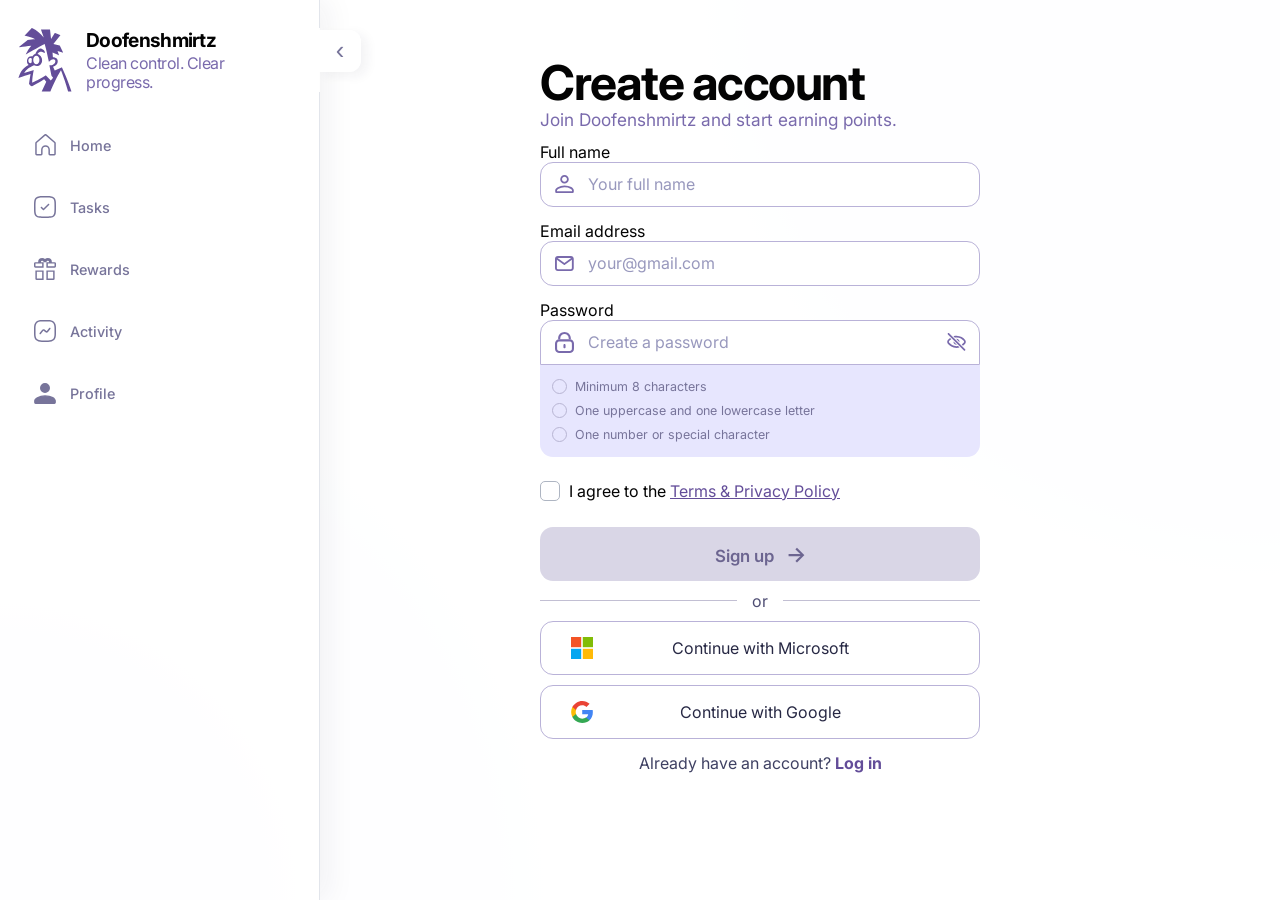
<file: frontend/register.html>
<!DOCTYPE html>
<html lang="en">
<head>
    <meta charset="UTF-8">
    <meta name="viewport" content="width=device-width, initial-scale=1.0">
    <title>Sign up | Doofenshmirtz</title>
    <link rel="shortcut icon" href="./assets/favicon-bg.svg" type="image/x-icon">
    <link rel="stylesheet" href="./css/base/common.css">
    <link rel="stylesheet" href="./css/base/colors.css">
    <link rel="stylesheet" href="./css/base/font.css">
    <link rel="stylesheet" href="./css/base/icon.css">
    <link rel="stylesheet" href="./css/base/brand.css">
    <link rel="stylesheet" href="./css/components/nav.css">
    <link rel="stylesheet" href="./css/auth/layout.css">
    <link rel="stylesheet" href="./css/auth/form.css">
    <link rel="stylesheet" href="./css/auth/feedback.css">
    <link rel="stylesheet" href="./css/auth/modals.css">
    <link rel="stylesheet" href="./css/auth/animations.css">
    <link rel="stylesheet" href="./css/auth/register.css">
</head>
<body class="auth-page is-loading">
    <div class="page-loader" role="status" aria-label="Page loading">
        <img class="page-loader__logo" src="./assets/favicon.svg" alt="">
    </div>
    <main class="auth-card register-card">
        <a href="./index.html" class="brand">
            <img
                class="brand-icon"
                src="./assets/favicon.svg"
                alt=""
            >
            <span class="brand__title-container">
                <span class="brand__title-bold">Doofenshmirtz</span>
                <span class="brand__title-description">Clean control. Clear progress.</span>
            </span>
        </a>
        <figure class="auth-poster">
            <img src="./assets/images/poster.png" alt="">
        </figure>
        <section class="auth-content">

            <h1>Create account</h1>
            <p class="auth-intro">Join Doofenshmirtz and start earning points.</p>
            <form
                id="register-form"
                class="auth-form"
                novalidate
            >
                <div class="field-group">
                    <label for="register-name">Full name</label>
                    <div class="field-input-wrap">
                        <p class="field-error" id="register-name-error" role="alert"></p>
                        <div class="input-container">
                            <span
                                class="icon icon-profile-thick input-icon"
                                aria-hidden="true"
                            ></span>
                            <input
                                placeholder="Your full name"
                                type="text"
                                name="fullName"
                                id="register-name"
                                autocomplete="name"
                                required
                            >
                        </div>
                    </div>
                </div>
                <div class="field-group">
                    <label for="register-email">Email address</label>
                    <div class="field-input-wrap">
                        <p class="field-error" id="register-email-error" role="alert"></p>
                        <div class="input-container">
                            <span
                                class="icon icon-mail input-icon"
                                aria-hidden="true"
                            ></span>
                            <input
                                placeholder="your@gmail.com"
                                type="email"
                                name="email"
                                id="register-email"
                                autocomplete="email"
                                required
                            >
                        </div>
                    </div>
                </div>
                <div class="field-group register-password-group">
                    <label for="register-password">Password</label>
                    <div class="field-input-wrap">
                        <p class="field-error" id="register-password-error" role="alert"></p>
                        <div class="input-container password-input">
                            <span
                                class="password-lock"
                                aria-hidden="true"
                            ></span>
                            <input
                                placeholder="Create a password"
                                type="password"
                                name="password"
                                id="register-password"
                                autocomplete="new-password"
                                required
                            >
                            <button
                                class="password-toggle"
                                type="button"
                                aria-label="Show password"
                                data-password-toggle="register-password"
                            >
                                <span
                                    class="icon icon-eye-hidden"
                                    aria-hidden="true"
                                ></span>
                            </button>
                        </div>
                        <div class="password-requirements" aria-live="polite">
                            <div class="password-requirement" data-requirement="length">
                                <span class="requirement-check" aria-hidden="true"></span>
                                <span>Minimum 8 characters</span>
                            </div>
                            <div class="password-requirement" data-requirement="case">
                                <span class="requirement-check" aria-hidden="true"></span>
                                <span>One uppercase and one lowercase letter</span>
                            </div>
                            <div class="password-requirement" data-requirement="number-special">
                                <span class="requirement-check" aria-hidden="true"></span>
                                <span>One number or special character</span>
                            </div>
                        </div>
                    </div>
                </div>
                <div class="field-group terms-field-group">
                    <label class="checkbox-container" for="terms">
                        <input
                            type="checkbox"
                            id="terms"
                            required
                        >
                        <span
                            class="checkbox-mark"
                            aria-hidden="true"
                        ></span>
                        <span>
                            I agree to the
                            <a href="#terms">Terms &amp; Privacy Policy</a>
                        </span>
                    </label>
                    <p class="field-error" id="terms-error" role="alert"></p>
                </div>
                <button
                    class="primary-button"
                    type="submit"
                >
                    Sign up <span>→</span>
                </button>
            </form>
            <div class="separator">
                <span>or</span>
            </div>
            <button
                class="social-button"
                type="button"
                data-social="Microsoft"
            >
                <span
                    class="icon icon-microsoft social-icon"
                    aria-hidden="true"
                ></span>
                Continue with Microsoft
            </button>
            <button
                class="social-button"
                type="button"
                data-social="Google"
            >
                <span
                    class="icon icon-google social-icon"
                    aria-hidden="true"
                ></span>
                Continue with Google
            </button>
            <p class="auth-footer">Already have an account? <a href="./login.html">Log in</a></p>
        </section>
    </main>
    <div
        class="service-modal"
        id="service-modal"
        hidden
        role="dialog"
        aria-modal="true"
        aria-labelledby="service-title"
    >
        <div class="modal-panel">
            <div class="error-symbol-area">
                <span class="error-symbol" aria-hidden="true">
                    <span class="error-symbol__pulse"></span>
                    <span class="error-symbol__ray-wrap error-symbol__ray-wrap--top-left">
                        <span class="error-symbol__ray"></span>
                    </span>
                    <span class="error-symbol__ray-wrap error-symbol__ray-wrap--top-right">
                        <span class="error-symbol__ray"></span>
                    </span>
                    <span class="error-symbol__ray-wrap error-symbol__ray-wrap--bottom-left">
                        <span class="error-symbol__ray"></span>
                    </span>
                    <span class="error-symbol__ray-wrap error-symbol__ray-wrap--bottom-right">
                        <span class="error-symbol__ray"></span>
                    </span>
                    <span class="error-symbol__mask"></span>
                    <span class="icon icon-exclamation error-symbol__icon"></span>
                </span>
            </div>
            <h2 id="service-title">Services not connected</h2>
            <p>Google and Microsoft sign-in are not connected yet. For now, use your email address and password, or try again later.</p>
            <div class="service-provider-row" aria-hidden="true">
                <span class="service-provider-card"><span class="icon icon-google"></span></span>
                <span class="icon icon-link-break service-link-break"></span>
                <span class="service-provider-card"><span class="icon icon-microsoft"></span></span>
            </div>
            <button
                class="primary-button"
                type="button"
                data-modal-close
            >
                Understood
            </button>
        </div>
    </div>
    <div
        class="server-error-modal"
        id="server-error-modal"
        hidden
        role="dialog"
        aria-modal="true"
        aria-labelledby="server-error-title"
    >
        <div class="server-error-modal__panel">
            <div class="error-symbol-area">
                <span class="error-symbol" aria-hidden="true">
                    <span class="error-symbol__pulse"></span>
                    <span class="error-symbol__ray-wrap error-symbol__ray-wrap--top-left">
                        <span class="error-symbol__ray"></span>
                    </span>
                    <span class="error-symbol__ray-wrap error-symbol__ray-wrap--top-right">
                        <span class="error-symbol__ray"></span>
                    </span>
                    <span class="error-symbol__ray-wrap error-symbol__ray-wrap--bottom-left">
                        <span class="error-symbol__ray"></span>
                    </span>
                    <span class="error-symbol__ray-wrap error-symbol__ray-wrap--bottom-right">
                        <span class="error-symbol__ray"></span>
                    </span>
                    <span class="error-symbol__mask"></span>
                    <span class="icon icon-exclamation error-symbol__icon"></span>
                </span>
            </div>
            <h2 id="server-error-title">Connection failed</h2>
            <p>Something went wrong while connecting to the server. Please try again later.</p>
            <button
                class="primary-button"
                type="button"
                data-server-error-close
            >
                Understood
            </button>
        </div>
    </div>
    <div
        class="service-modal success-modal"
        id="success-modal"
        hidden
        role="dialog"
        aria-modal="true"
        aria-labelledby="success-title"
    >
        <div class="modal-panel">
            <div class="error-symbol-area">
                <span class="error-symbol" aria-hidden="true">
                    <span class="error-symbol__pulse"></span>
                    <span class="error-symbol__ray-wrap error-symbol__ray-wrap--top-left">
                        <span class="error-symbol__ray"></span>
                    </span>
                    <span class="error-symbol__ray-wrap error-symbol__ray-wrap--top-right">
                        <span class="error-symbol__ray"></span>
                    </span>
                    <span class="error-symbol__ray-wrap error-symbol__ray-wrap--bottom-left">
                        <span class="error-symbol__ray"></span>
                    </span>
                    <span class="error-symbol__ray-wrap error-symbol__ray-wrap--bottom-right">
                        <span class="error-symbol__ray"></span>
                    </span>
                    <span class="error-symbol__mask"></span>
                    <span class="icon icon-check error-symbol__icon"></span>
                </span>
            </div>
            <h2 id="success-title">Account created</h2>
            <p>Your account has been created successfully.</p>
            <button
                class="primary-button"
                type="button"
                data-success-close
            >
                Go to login
            </button>
        </div>
    </div>
    <nav>
        <a href="./index.html">
            <span class="icon icon-home"></span>
            Home
        </a>
        <a href="./tasks.html">
            <span class="icon icon-tasks"></span>
            Tasks
        </a>
        <a href="./store.html">
            <span class="icon icon-present"></span>
            Rewards
        </a>
        <a href="./activity.html">
            <span class="icon icon-activity"></span>
            Activity
        </a>
        <a href="./profile.html">
            <span class="icon icon-profile-bg"></span>
            Profile
        </a>
    </nav>
    <script type="module" src="./js/components/loader.js"></script>
    <script type="module" src="./js/components/nav.js"></script>
    <script type="module" src="./js/pages/auth/register.js"></script>
</body>
</html>
</file>
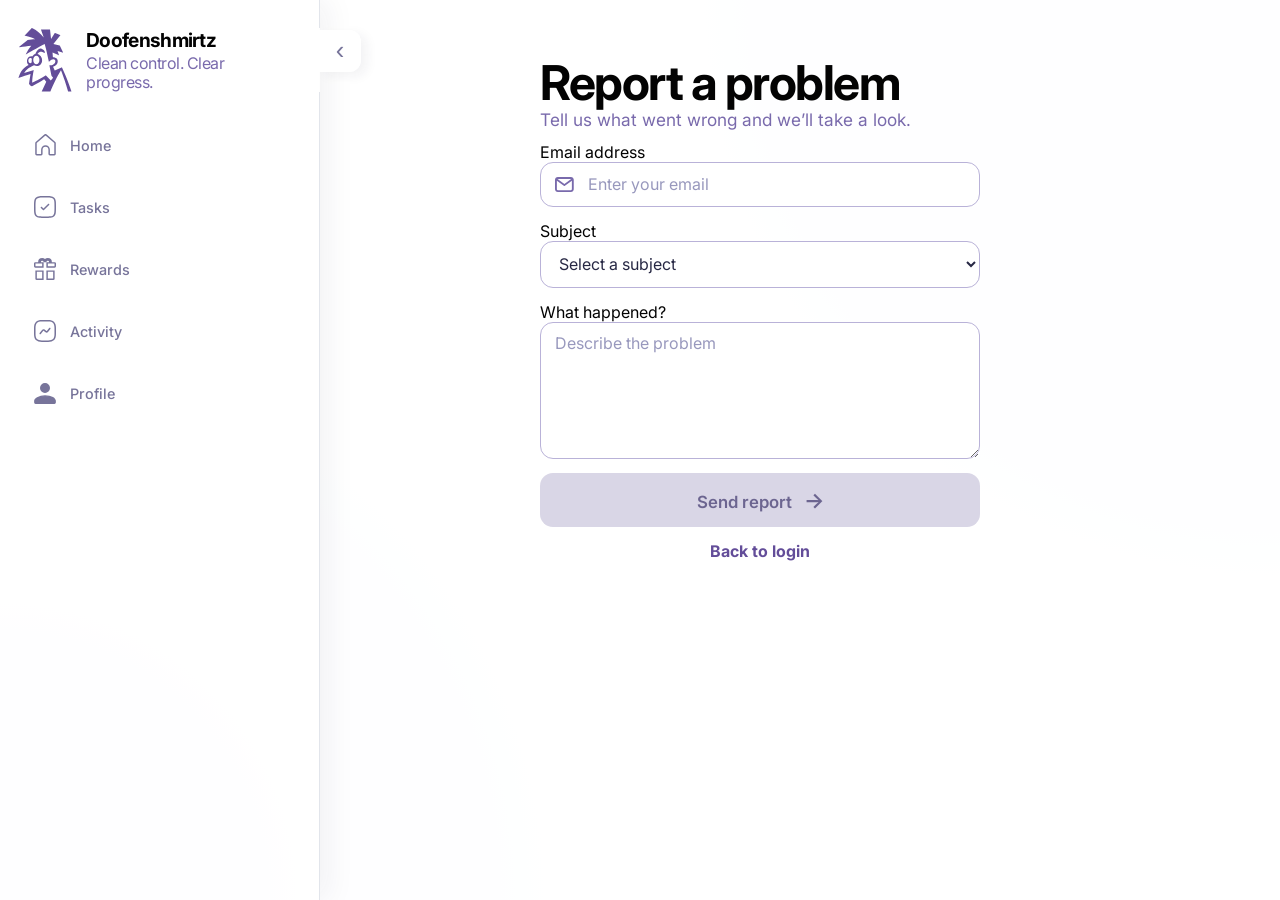
<file: frontend/report.html>
<!DOCTYPE html>
<html lang="en">
<head>
    <meta charset="UTF-8">
    <meta name="viewport" content="width=device-width, initial-scale=1.0">
    <title>Report a problem | Doofenshmirtz</title>
    <link rel="shortcut icon" href="./assets/favicon-bg.svg" type="image/x-icon">
    <link rel="stylesheet" href="./css/base/common.css">
    <link rel="stylesheet" href="./css/base/colors.css">
    <link rel="stylesheet" href="./css/base/font.css">
    <link rel="stylesheet" href="./css/base/icon.css">
    <link rel="stylesheet" href="./css/base/brand.css">
    <link rel="stylesheet" href="./css/components/nav.css">
    <link rel="stylesheet" href="./css/auth/layout.css">
    <link rel="stylesheet" href="./css/auth/form.css">
    <link rel="stylesheet" href="./css/auth/feedback.css">
    <link rel="stylesheet" href="./css/auth/modals.css">
    <link rel="stylesheet" href="./css/auth/animations.css">
</head>
<body class="auth-page report-page is-loading">
    <div class="page-loader" role="status" aria-label="Page loading">
        <img class="page-loader__logo" src="./assets/favicon.svg" alt="">
    </div>

    <main class="auth-card">
        <a href="./index.html" class="brand">
            <img class="brand-icon" src="./assets/favicon.svg" alt="">
            <span class="brand__title-container">
                <span class="brand__title-bold">Doofenshmirtz</span>
                <span class="brand__title-description">Clean control. Clear progress.</span>
            </span>
        </a>

        <section class="auth-content">
            <h1>Report a problem</h1>
            <p class="auth-intro">Tell us what went wrong and we’ll take a look.</p>

            <form class="auth-form" id="report-form" novalidate>
                <div class="field-group">
                    <label for="report-email">Email address</label>
                    <div class="field-input-wrap">
                        <p class="field-error" id="report-email-error" role="alert"></p>
                        <div class="input-container">
                            <span class="icon icon-mail input-icon" aria-hidden="true"></span>
                            <input
                                type="email"
                                id="report-email"
                                name="email"
                                placeholder="Enter your email"
                                autocomplete="email"
                                required
                            >
                        </div>
                    </div>
                </div>

                <div class="field-group">
                    <label for="report-subject">Subject</label>
                    <div class="field-input-wrap">
                        <p class="field-error" id="report-subject-error" role="alert"></p>
                        <div class="input-container">
                            <select id="report-subject" name="subject" required>
                                <option value="" disabled selected>Select a subject</option>
                                <option value="login">Login</option>
                                <option value="register">Register</option>
                                <option value="other">Other</option>
                            </select>
                        </div>
                    </div>
                </div>

                <div class="field-group">
                    <label for="report-message">What happened?</label>
                    <div class="field-input-wrap">
                        <p class="field-error" id="report-message-error" role="alert"></p>
                        <div class="input-container">
                            <textarea
                                id="report-message"
                                name="message"
                                rows="5"
                                placeholder="Describe the problem"
                                required
                            ></textarea>
                        </div>
                    </div>
                </div>

                <button class="primary-button" type="submit">
                    Send report <span>→</span>
                </button>
            </form>

            <p class="auth-footer"><a href="./login.html">Back to login</a></p>
        </section>
    </main>

    <div
        class="service-modal success-modal report-success-modal"
        id="report-success-modal"
        hidden
        role="dialog"
        aria-modal="true"
        aria-labelledby="report-success-title"
    >
        <div class="modal-panel">
            <div class="error-symbol-area">
                <span class="error-symbol" aria-hidden="true">
                    <span class="error-symbol__pulse"></span>
                    <span class="error-symbol__ray-wrap error-symbol__ray-wrap--top-left"><span class="error-symbol__ray"></span></span>
                    <span class="error-symbol__ray-wrap error-symbol__ray-wrap--top-right"><span class="error-symbol__ray"></span></span>
                    <span class="error-symbol__ray-wrap error-symbol__ray-wrap--bottom-left"><span class="error-symbol__ray"></span></span>
                    <span class="error-symbol__ray-wrap error-symbol__ray-wrap--bottom-right"><span class="error-symbol__ray"></span></span>
                    <span class="error-symbol__mask"></span>
                    <span id="report-success-icon" class="icon icon-check error-symbol__icon"></span>
                </span>
            </div>
            <h2 id="report-success-title">Report sent</h2>
            <p>Thank you for your report. We'll take a look at the problem.</p>
            <button class="primary-button" type="button" data-report-success-close>
                Continue
            </button>
        </div>
    </div>

    <nav>
        <a href="./index.html">
            <span class="icon icon-home"></span>
            Home
        </a>
        <a href="./tasks.html">
            <span class="icon icon-tasks"></span>
            Tasks
        </a>
        <a href="./store.html">
            <span class="icon icon-present"></span>
            Rewards
        </a>
        <a href="./activity.html">
            <span class="icon icon-activity"></span>
            Activity
        </a>
        <a href="./profile.html">
            <span class="icon icon-profile-bg"></span>
            Profile
        </a>
    </nav>

    <script type="module" src="./js/components/loader.js"></script>
    <script type="module" src="./js/components/nav.js"></script>
    <script type="module" src="./js/pages/report.js"></script>
</body>
</html>
</file>
<file: frontend/css/base/common.css>
* {
    box-sizing: border-box;
    padding: 0;
    margin: 0;
}

body {
    min-height: 100svh;
    overflow-x: hidden;
    overflow-y: auto;
    background-color: var(--color-surface);
    color: var(--color-text-primary);
}

body.is-loading {
    overflow: hidden;
}

.page-loader {
    position: fixed;
    z-index: 1000;
    inset: 0;
    display: grid;
    place-items: center;
    background: var(--color-surface);
    opacity: 1;
    visibility: visible;
    transition: opacity 420ms ease, visibility 420ms ease;
}

.page-loader__logo {
    width: clamp(96px, 14vw, 150px);
    height: auto;
    animation: loaderPulse 1.25s ease-in-out infinite;
}

.page-loader.is-hidden {
    opacity: 0;
    visibility: hidden;
    pointer-events: none;
}

@keyframes loaderPulse {
    0%, 100% {
        opacity: 0.58;
        transform: scale(0.94);
    }

    50% {
        opacity: 1;
        transform: scale(1);
    }
}

@media (prefers-reduced-motion: reduce) {
    .page-loader__logo {
        animation: none;
    }

    .page-loader {
        transition-duration: 1ms;
    }
}
</file>
<file: frontend/css/base/colors.css>
:root {
    --sidebar-width: clamp(280px, 24vw, 400px);
    --sidebar-collapsed-width: 76px;
    --color-brand-primary: #796AAC;
    --color-brand-dark: #634D99;
    --color-brand-light: #E7E6FE;
    --color-accent-mint: #82F5C6;
    --color-text-primary: #030303;
    --color-text-secondary: #50525B;
    --color-text-muted: #77749A;
    --color-text-purple: #272844;
    --color-background: #F8FAFF;
    --color-surface: #FFFFFF;
    --color-border: #E2E5EB;
    --color-border-purple: #B9B2D8;
    --color-error: #9C0006;
    --color-error-light: #FFC7CE;
    --color-error-surface: #FFF4F5;
    --color-disabled-background: #D9D6E6;
    --color-disabled-text: #6C6590;
}
</file>
<file: frontend/css/base/font.css>
@import url('https://fonts.googleapis.com/css2?family=Inter:opsz,wght@14..32,100..900&display=swap');

:root {
  --font-thin: 100;
  --font-light: 300;
  --font-regular: 400;
  --font-medium: 500;
  --font-semibold: 600;
  --font-bold: 700;
  --font-black: 900;
}

body {
  font-family: "Inter", sans-serif;
  font-optical-sizing: auto;
  font-weight: var(--font-regular);
}
</file>
<file: frontend/css/base/icon.css>
.icon {
    display: inline-block;
    flex-shrink: 0;

    background-color: currentColor;

    mask-size: contain;
    mask-position: center;
    mask-repeat: no-repeat;

    -webkit-mask-size: contain;
    -webkit-mask-position: center;
    -webkit-mask-repeat: no-repeat;
}
.icon-home {
    mask-image: url('../../assets/icons/home.svg');
    -webkit-mask-image: url('../../assets/icons/home.svg');
}
.icon-home-bg {
    mask-image: url('../../assets/icons/home-bg.svg');
    -webkit-mask-image: url('../../assets/icons/home-bg.svg');
}

.icon-tasks {
    mask-image: url('../../assets/icons/tasks.svg');
    -webkit-mask-image: url('../../assets/icons/tasks.svg');
}

.icon-tasks-bg {
    mask-image: url('../../assets/icons/tasks-bg.svg');
    -webkit-mask-image: url('../../assets/icons/tasks-bg.svg');
}

.icon-present {
    mask-image: url('../../assets/icons/present.svg');
    -webkit-mask-image: url('../../assets/icons/present.svg');
}

.icon-present-bg {
    mask-image: url('../../assets/icons/present-bg.svg');
    -webkit-mask-image: url('../../assets/icons/present-bg.svg');
}

.icon-activity {
    mask-image: url('../../assets/icons/activity.svg');
    -webkit-mask-image: url('../../assets/icons/activity.svg');
}

.icon-activity-bg {
    mask-image: url('../../assets/icons/activity-bg.svg');
    -webkit-mask-image: url('../../assets/icons/activity-bg.svg');
}

.icon-profile-thick {
    mask-image: url('../../assets/icons/profile-thick.svg');
    -webkit-mask-image: url('../../assets/icons/profile-thick.svg');
}

.icon-profile {
    mask-image: url('../../assets/icons/profile.svg');
    -webkit-mask-image: url('../../assets/icons/profile.svg');
}

.icon-profile-bg {
    mask-image: url('../../assets/icons/profile-bg.svg');
    -webkit-mask-image: url('../../assets/icons/profile-bg.svg');
}

.icon-mail {
    mask-image: url('../../assets/icons/mail.svg');
    -webkit-mask-image: url('../../assets/icons/mail.svg');
}

.icon-eye-hidden {
    mask-image: url('../../assets/icons/eye-hidden.svg');
    -webkit-mask-image: url('../../assets/icons/eye-hidden.svg');
}

.icon-eye-show {
    mask-image: url('../../assets/icons/eye-show.svg');
    -webkit-mask-image: url('../../assets/icons/eye-show.svg');
}

.icon-google {
    width: 22px;
    height: 22px;
    background-color: transparent;
    background-image: url('../../assets/logos/google.svg');
    background-position: center;
    background-repeat: no-repeat;
    background-size: contain;
    mask-image: none;
    -webkit-mask-image: none;
}

.icon-microsoft {
    width: 22px;
    height: 22px;
    background-color: transparent;
    background-image: url('../../assets/logos/microsoft.svg');
    background-position: center;
    background-repeat: no-repeat;
    background-size: contain;
    mask-image: none;
    -webkit-mask-image: none;
}

.icon-exclamation {
    mask-image: url('../../assets/icons/exclamation.svg');
    -webkit-mask-image: url('../../assets/icons/exclamation.svg');
}

.icon-check {
    mask-image: url('../../assets/icons/check.svg');
    -webkit-mask-image: url('../../assets/icons/check.svg');
}

.icon-time {
    mask-image: url('../../assets/icons/time.svg');
    -webkit-mask-image: url('../../assets/icons/time.svg');
}

.icon-link-break {
    mask-image: url('../../assets/icons/link-break.svg');
    -webkit-mask-image: url('../../assets/icons/link-break.svg');
}
</file>
<file: frontend/css/base/brand.css>
.brand {
    width: 100%;
    padding-bottom: 5px;

    align-items: center;
    justify-content: center;
    display: flex;
    gap: 14px;

    text-decoration: none;
    color: var(--color-text-primary);
}

.brand-icon {
    width: 64px;
    height: 64px;
}

.brand__title-container {
    margin: 0;

    display: flex;
    flex-direction: column;

    line-height: 1.15;
}

.brand__title-bold {
    font-size: 1.2rem;
    font-weight: var(--font-bold);
    letter-spacing: -0.7px;
}

.brand__title-description {
    margin-top: 3px;

    font-size: 1rem;
    font-weight: var(--font-regular);
    letter-spacing: -0.5px;

    color: var(--color-brand-primary);
}
</file>
<file: frontend/css/components/nav.css>
nav {
    width: 100%;
    height: 78px;
    padding: 
        8px 
        max(10px, env(safe-area-inset-right)) 
        max(8px, env(safe-area-inset-bottom)) 
        max(10px, env(safe-area-inset-left));
    position: fixed;
    z-index: 100;
    left: 0;
    bottom: 0;
    display: flex;
    align-items: center;
    justify-content: space-around;
    border-top: 1px solid var(--color-border);
    background-color: rgba(255, 255, 255, 0.96);
    box-shadow: 0 -8px 24px rgba(39, 40, 68, 0.06);
    backdrop-filter: blur(14px);
    z-index: 3;
}
nav > a {
    position: relative;
    min-width: 58px;
    min-height: 58px;
    padding: 8px 10px;
    display: flex;
    flex: 1;
    flex-direction: column;
    align-items: center;
    justify-content: center;
    gap: 5px;
    text-decoration: none;
    font-size: 0.7rem;
    font-weight: var(--font-medium);
    color: var(--color-text-muted);
    border-radius: 14px;
    transition: color 180ms ease, background-color 180ms ease, transform 180ms ease;
}
nav > a > .icon {
    width: 26px;
    height: 26px;
    background-color: currentColor;
    transition: transform 180ms ease;
}

nav > a:hover {
    color: var(--color-brand-dark);
    background-color: var(--color-brand-light);
    transform: translateY(-2px);
}

nav > a:hover > .icon {
    transform: scale(1.08);
}

nav > a:has(> .current) {
    color: var(--color-brand-primary);
    background-color: var(--color-brand-light);
}

nav > a:has(> .current)::after {
    content: '';
    position: absolute;
    background-color: var(--color-brand-primary);
}

.sidebar-toggle {
    display: none;
}

@media (min-width: 900px) {
    body:not(.auth-page),
    body.auth-page {
        padding-left: var(--sidebar-width);
        transition: padding-left 240ms cubic-bezier(0.22, 1, 0.36, 1);
    }

    body:not(.auth-page) > .brand,
    body.auth-page > .auth-card > .brand {
        position: fixed;
        z-index: 13;
        top: 28px;
        left: 0;
        width: var(--sidebar-width);
        background-color: rgba(255, 255, 255, 0.96);
        padding: 0 58px 0 18px;
        justify-content: flex-start;
    }

    nav {
        top: 0;
        bottom: auto;
        left: 0;
        width: var(--sidebar-width);
        height: 100svh;
        padding: 118px 18px 24px;
        flex-direction: column;
        justify-content: flex-start;
        align-items: stretch;
        gap: 8px;
        border-top: 0;
        border-right: 1px solid var(--color-border);
        background: rgba(255, 255, 255, 0.96);
        backdrop-filter: none;
        box-shadow: 8px 0 28px rgba(39, 40, 68, 0.06);
        z-index: 12;
        transition: width 240ms cubic-bezier(0.22, 1, 0.36, 1);
    }

    nav > a {
        flex: 0 0 auto;
        min-width: 0;
        min-height: 54px;
        padding: 12px 16px;
        flex-direction: row;
        justify-content: flex-start;
        gap: 14px;
        font-size: 0.9rem;
        border-radius: 14px;
    }

    nav > a > .icon {
        width: 22px;
        height: 22px;
    }

    nav > a:has(> .current)::after {
        top: 12px;
        right: 0;
        bottom: 12px;
        width: 3px;
        border-radius: 3px 0 0 3px;
    }

    body.sidebar-collapsed nav {
        width: var(--sidebar-width);
        padding-right: 10px;
        padding-left: 10px;
    }

    body.sidebar-collapsed nav > a {
        justify-content: center;
        padding-right: 10px;
        padding-left: 10px;
    }

    body.sidebar-collapsed nav > a {
        font-size: 0;
    }

    .sidebar-toggle,
    .sidebar-resize {
        position: absolute;
        border: 0;
        background: transparent;
    }

    .sidebar-toggle {
        display: inline-flex;
        align-items: center;
        justify-content: center;
        top: 30px;
        left: 100%;
        width: 42px;
        height: 42px;
        border: 0;
        border-radius: 0 12px 12px 0;
        color: var(--color-text-muted);
        cursor: pointer;
        font-size: 1.6rem;
        line-height: 1;
        z-index: 2;
        background-color: rgba(255, 255, 255, 0.96);
        box-shadow: 6px 4px 12px rgba(39, 40, 68, 0.06);
        transform: none;
        transition: color 180ms ease, background-color 180ms ease;
    }

    .sidebar-toggle span {
        display: inline-block;
        transition: transform 240ms cubic-bezier(0.22, 1, 0.36, 1);
    }

    .sidebar-toggle:hover,
    .sidebar-toggle:focus-visible {
        background-color: var(--color-brand-light);
        color: var(--color-brand-dark);
        outline: none;
    }

    .sidebar-resize {
        top: 0;
        right: -5px;
        width: 10px;
        height: 100%;
        cursor: ew-resize;
        touch-action: none;
    }

    .sidebar-resize::after {
        content: '';
        position: absolute;
        top: 50%;
        left: 3px;
        width: 3px;
        height: 42px;
        border-radius: 4px;
        background: var(--color-border-purple);
        opacity: 0;
        transform: translateY(-50%);
        transition: opacity 180ms ease;
    }

    .sidebar-resize:hover::after,
    .sidebar-resizing .sidebar-resize::after {
        opacity: 1;
    }

    body.sidebar-resizing,
    body.sidebar-resizing * {
        cursor: ew-resize !important;
        user-select: none !important;
    }

    body.sidebar-collapsed .sidebar-toggle {
        left: 100%;
    }

    body.sidebar-collapsed .sidebar-toggle span {
        transform: rotate(180deg);
    }

    body.sidebar-collapsed .sidebar-resize {
        display: none;
    }

    body.sidebar-collapsed .brand__title-container {
        display: none;
    }

    body.sidebar-collapsed .brand-icon {
        width: 48px;
        height: 48px;
    }

    body.sidebar-collapsed > .brand,
    body.auth-page.sidebar-collapsed > .auth-card > .brand {
        width: var(--sidebar-width);
        padding-right: 10px;
        padding-left: 10px;
    }

    body:not(.sidebar-collapsed) > .brand .brand__title-container,
    body.auth-page:not(.sidebar-collapsed) > .auth-card > .brand .brand__title-container {
        min-width: 0;
        overflow-wrap: anywhere;
    }
}
</file>
<file: frontend/css/auth/layout.css>
body.auth-page {
    min-height: 100svh;
    background: #f8faff;
    background-image:
        radial-gradient(circle at 100% 0, var(--color-brand-light) 0 18%, transparent 38%),
        radial-gradient(circle at 0 100%, var(--color-brand-light) 0 16%, transparent 36%);
}
.auth-card {
    width: min(100%, 720px);
    min-height: 100svh;
    margin: auto;
    padding: 20px 20px calc(78px + 24px + env(safe-area-inset-bottom));
    position: relative;
    overflow: visible;
    background: #fffffff2;
}
.auth-content h1 {
    margin-top: 10px;
    font-size: clamp(2rem, 8vw, 3rem);
    line-height: 1.05;
    letter-spacing: -1.5px;
}

.auth-poster {
    display: none;
    margin: 0;
}

.auth-poster img {
    display: block;
    width: 100%;
    height: 100%;
    object-fit: cover;
    object-position: center;
    border-radius: 28px;
}

.auth-intro {
    margin-bottom: 10px;
    color: var(--color-brand-primary);
    font-size: 1.08rem;
    line-height: 1.35;
}

.auth-footer {
    margin: 14px 0 0;
    text-align: center;
    color: #3f4163;
}

.auth-footer a {
    color: var(--color-brand-dark);
    font-weight: var(--font-bold);
    text-decoration: none;
}

@media (min-width: 600px) {
    .auth-card {
        min-height: calc(100svh - 48px);
        margin: 24px auto;
        padding: 30px 48px calc(42px + 78px + 24px + env(safe-area-inset-bottom));
        border-radius: 36px;
        box-shadow: 0 20px 70px #6552a226;
    }
}
@media (min-width: 900px) {
    body.auth-page {
        display: flex;
        align-items: flex-start;
        justify-content: center;
        overflow-y: auto;
    }

    body.auth-page .auth-card {
        width: 100%;
        min-height: 100svh;
        height: auto;
        margin: 0;
        padding: 48px;
        display: grid;
        grid-template-columns: minmax(180px, 0.85fr) minmax(300px, 1fr);
        gap: clamp(24px, 4vw, 72px);
        align-items: start;
        justify-content: center;
        border-radius: 0;
        box-shadow: none;
    }

    body.auth-page .auth-card > .brand {
        flex: 0 0 auto;
    }

    body.auth-page .auth-poster {
        display: block;
        grid-column: 1;
        grid-row: 1;
        width: min(100%, 440px);
        height: auto;
        align-self: stretch;
        justify-self: end;
    }

    body.auth-page .auth-content {
        grid-column: 2;
        grid-row: 1;
        width: min(100%, 440px);
        justify-self: start;
    }

}

@media (min-width: 1200px) {
    body.auth-page .auth-card {
        grid-template-columns: minmax(360px, 520px);
        justify-content: center;
    }

    body.auth-page .auth-poster {
        display: none;
    }

    body.auth-page .auth-content {
        grid-column: 1;
        justify-self: stretch;
    }
}
@media (max-width: 380px) {
    .auth-card {
        padding-right: 16px;
        padding-left: 16px;
    }

    .form-bottom {
        align-items: flex-start;
        flex-direction: column;
    }
}
</file>
<file: frontend/css/auth/form.css>
.auth-form {
    display: grid;
    gap: 4px;
}
.field-input-wrap {
    position: relative;
}
.auth-form > label {
    color: #272844;
    font-weight: var(--font-medium);
}

.input-container {
    display: flex;
    align-items: center;
    min-height: 45px;
    margin-bottom: 10px;
    border: 1.5px solid #b9b2d8;
    border-radius: 13px;
    background: #fff;
}

.input-container input {
    min-width: 0;
    width: 100%;
    padding: 10px 0;
    border: 0;
    outline: 0;
    background: transparent;
    color: #272844;
    font: inherit;
}

.input-container input::placeholder {
    color: #9898bd;
}

/* Report controls use the same field container as the email input, but their
   native elements also need to fill and inherit the shared form styling. */
.report-page .input-container select,
.report-page .input-container textarea {
    width: 100%;
    min-width: 0;
    border: 0;
    outline: 0;
    background: transparent;
    color: #272844;
    font: inherit;
}

.report-page .input-container select {
    min-height: 45px;
    padding: 10px 14px;
}

.report-page .input-container textarea {
    min-height: 135px;
    padding: 10px 14px;
    resize: vertical;
}

.report-page .input-container textarea::placeholder {
    color: #9898bd;
}

.input-icon {
    width: 19px;
    height: 19px;
    margin: 0 14px;
    flex: 0 0 auto;
    color: var(--color-brand-primary);
}

.password-input {
    position: relative;
    overflow: visible;
}

.password-lock {
    width: 19px;
    height: 26px;
    margin: 0 14px;
    position: relative;
    z-index: 1;
    flex: 0 0 19px;
    overflow: visible;
    color: var(--color-brand-primary);
}

.password-lock .lock-icon {
    width: 19px;
    height: 23px;
    position: absolute;
    top: 2px;
    left: 0;
    max-width: none;
    overflow: visible;
}

.password-input > input {
    position: relative;
    z-index: 2;
}

.password-toggle {
    width: 44px;
    border: 0;
    background: transparent;
    color: #9898bd;
    font-size: 1.2rem;
    cursor: pointer;
}

.password-input .password-toggle {
    display: grid;
    position: relative;
    z-index: 3;
    place-items: center;
    transform: translateX(-5px);
    color: var(--color-brand-primary);
}

.password-toggle .icon {
    width: 19px;
    height: 19px;
}

.form-bottom {
    display: flex;
    align-items: center;
    justify-content: space-between;
    gap: 10px;
    margin: 2px 0 15px;
    color: #272844;
}

.checkbox-container {
    display: flex;
    align-items: center;
    gap: 9px;
    cursor: pointer;
}

.checkbox-container input {
    width: 20px;
    height: 20px;
    position: absolute;
    opacity: 0;
}

.checkbox-mark {
    display: inline-flex;
    align-items: center;
    justify-content: center;
    width: 20px;
    height: 20px;
    position: relative;
    flex: 0 0 20px;
    border: 1px solid #AEB5C2;
    border-radius: 5px;
    background: var(--color-surface);
    transition: background-color 180ms ease, border-color 180ms ease, transform 180ms ease;
}

.checkbox-mark::after {
    width: 5px;
    height: 9px;
    border-right: 2px solid var(--color-surface);
    border-bottom: 2px solid var(--color-surface);
    content: "";
    opacity: 0;
    transform: translateY(-1px) rotate(45deg) scale(0.6);
    transform-origin: center;
    transition: opacity 120ms ease 40ms, transform 120ms ease 40ms;
}

.checkbox-container input:checked + .checkbox-mark {
    border-color: var(--color-brand-primary);
    background: var(--color-brand-primary);
    animation: checkboxPop 220ms cubic-bezier(0.22, 1, 0.36, 1);
}

.checkbox-container input:checked + .checkbox-mark::after {
    opacity: 1;
    transform: translateY(-1px) rotate(45deg) scale(1);
}

.checkbox-container input:focus-visible + .checkbox-mark {
    outline: 3px solid rgba(121, 106, 172, 0.25);
    outline-offset: 3px;
}

.text-button {
    padding: 0;
    border: 0;
    background: transparent;
    color: var(--color-brand-dark);
    font: inherit;
    text-decoration: underline;
    cursor: pointer;
}

.primary-button {
    width: 100%;
    min-height: 54px;
    border: 0;
    border-radius: 13px;
    background: var(--color-brand-primary);
    color: #fff;
    font: inherit;
    font-weight: var(--font-semibold);
    font-size: 1.05rem;
    cursor: pointer;
}

.primary-button.is-form-invalid {
    background: var(--color-disabled-background);
    color: var(--color-disabled-text);
}

.primary-button span {
    margin-left: 8px;
    font-size: 1.35rem;
}

.separator {
    display: flex;
    align-items: center;
    gap: 15px;
    margin: 10px 0;
    color: #4e4d73;
}

.separator::before,
.separator::after {
    height: 1px;
    flex: 1;
    content: "";
    background: #c2bfd3;
}

.social-button {
    display: flex;
    align-items: center;
    justify-content: center;
    width: 100%;
    min-height: 54px;
    margin: 10px 0;
    position: relative;
    gap: 16px;
    border: 1.5px solid #b9b2d8;
    border-radius: 13px;
    background: #fff;
    color: #272844;
    font: inherit;
    cursor: pointer;
}

.social-button > .social-icon {
    width: 22px;
    height: 22px;
    position: absolute;
    left: 30px;
    color: var(--color-text-primary);
}
</file>
<file: frontend/css/auth/feedback.css>
/* Validation feedback */
.field-error {
    display: none;
    position: absolute;
    right: 0;
    bottom: calc(100% + 8px);
    z-index: 4;
    margin: 0;
    padding: 7px 9px;
    border: 1px solid var(--color-error);
    border-radius: 8px;
    background: var(--color-error-light);
    color: var(--color-error);
    box-shadow: 0 4px 10px rgba(156, 0, 6, 0.12);
    font-size: 0.75rem;
    line-height: 1.2;
    white-space: nowrap;
    pointer-events: none;
}

.field-error--visible {
    display: block;
    animation: fieldTooltipIn 200ms ease-out;
}

.field-error--visible.is-closing {
    animation: fieldTooltipOut 150ms ease-in forwards;
}

.field-error::after {
    position: absolute;
    right: 18px;
    bottom: -6px;
    width: 10px;
    height: 10px;
    border-right: 1px solid var(--color-error);
    border-bottom: 1px solid var(--color-error);
    background: var(--color-error-light);
    content: "";
    transform: rotate(45deg);
}

.terms-field-group .field-error {
    bottom: calc(100% + 6px);
}

.terms-field-group a {
    color: var(--color-brand-dark);
    text-decoration: underline;
}

.input-container--error {
    border-color: var(--color-error);
    background: var(--color-error-surface);
}

.input-container--error .input-icon,
.input-container--error .password-lock,
.input-container--error .password-toggle,
.input-error {
    color: var(--color-error);
}
</file>
<file: frontend/css/auth/modals.css>
/* Modal backdrop and panels */
.service-modal[hidden],
.server-error-modal[hidden] {
    display: none;
}
.service-modal,
.server-error-modal {
    position: fixed;
    inset: 0;
    display: grid;
    place-items: center;
    padding: 20px;
    background: rgba(25, 22, 44, 0.52);
}
.service-modal {
    /* Keep the complete auth overlay above the desktop navigation layer. */
    z-index: 20;
}

.server-error-modal {
    z-index: 21;
}

.modal-panel,
.server-error-modal__panel {
    position: relative;
    width: min(100%, 390px);
    padding: 18px 24px 24px;
    overflow: hidden;
    border-radius: 20px;
    background: var(--color-surface);
    box-shadow: 0 18px 60px #27204a44;
    text-align: center;
}

.service-modal .modal-panel {
    padding: 16px 24px 20px;
}

.modal-panel > *,
.server-error-modal__panel > * {
    position: relative;
    z-index: 1;
}

.modal-panel h2,
.server-error-modal__panel h2 {
    margin: 0 0 12px;
    color: var(--color-brand-dark);
    font-size: 1.35rem;
}

.modal-panel p,
.server-error-modal__panel p {
    color: #50525b;
    line-height: 1.5;
}

.service-modal .modal-panel p,
.server-error-modal__panel p {
    margin: 0 0 22px;
}

.service-provider-row {
    display: flex;
    align-items: center;
    justify-content: center;
    gap: 14px;
    margin: 18px 0 20px;
}

.service-provider-card {
    display: grid;
    width: 52px;
    height: 52px;
    place-items: center;
    border: 1px solid var(--color-border);
    border-radius: 12px;
    background: var(--color-surface);
    box-shadow: 0 4px 12px #6552A214;
}

.service-provider-card .icon {
    width: 26px;
    height: 26px;
}

.service-link-break {
    width: 22px;
    height: 22px;
    color: var(--color-brand-primary);
}

.error-symbol-area {
    display: flex;
    width: 100%;
    height: 62px;
    margin: 0 auto 4px;
    align-items: center;
    justify-content: center;
}

.error-symbol {
    position: relative;
    width: 64px;
    height: 64px;
    overflow: visible;
}

.error-symbol__icon,
.error-symbol__pulse,
.error-symbol__mask,
.error-symbol__ray-wrap {
    position: absolute;
    top: 50%;
    left: 50%;
}

.error-symbol__icon {
    width: 30px;
    height: 30px;
    z-index: 3;
    background-color: var(--color-error);
    transform: translate(-50%, -50%);
}

.service-modal .error-symbol__icon {
    background-color: var(--color-brand-primary);
}

.error-symbol__pulse {
    width: 30px;
    height: 30px;
    z-index: 2;
    border-radius: 50%;
    background: var(--color-error-light);
    opacity: 0;
    transform: translate(-50%, -50%) scale(0);
}

.service-modal .error-symbol__pulse {
    background: var(--color-brand-light);
}

.error-symbol__mask {
    width: 27px;
    height: 27px;
    z-index: 1;
    border-radius: 50%;
    background: var(--color-surface);
    transform: translate(-50%, -50%);
}

.error-symbol__ray-wrap {
    width: 0;
    height: 0;
    z-index: 0;
    transform-origin: 0 0;
}

.error-symbol__ray-wrap--top-left { transform: rotate(225deg); }
.error-symbol__ray-wrap--top-right { transform: rotate(-45deg); }
.error-symbol__ray-wrap--bottom-left { transform: rotate(135deg); }
.error-symbol__ray-wrap--bottom-right { transform: rotate(45deg); }

.error-symbol__ray {
    display: block;
    width: 14px;
    height: 4px;
    border-radius: 999px;
    background: var(--color-error);
    opacity: 0;
    transform: translateX(0);
}

.service-modal .error-symbol__ray {
    background: var(--color-brand-primary);
}

.server-error-modal__panel::before,
.server-error-modal__panel::after,
.modal-panel::before,
.modal-panel::after {
    position: absolute;
    width: 120px;
    height: 120px;
    border-radius: 50%;
    opacity: 0.45;
    pointer-events: none;
    content: "";
}

.server-error-modal__panel::before,
.server-error-modal__panel::after {
    background: var(--color-error-light);
}

.modal-panel::before,
.modal-panel::after {
    background: var(--color-brand-light);
}

.server-error-modal__panel::before,
.modal-panel::before { top: 40px; right: -45px; }
.server-error-modal__panel::after,
.modal-panel::after { bottom: 45px; left: -50px; }

/* Modal button states */
.server-error-modal .primary-button,
.service-modal .primary-button {
    border: 2px solid transparent;
    transition: background-color 160ms ease, color 160ms ease, border-color 160ms ease, box-shadow 160ms ease, transform 160ms ease;
}

.server-error-modal .primary-button:hover,
.server-error-modal .primary-button:focus-visible,
.service-modal .primary-button:hover,
.service-modal .primary-button:focus-visible {
    border-color: var(--color-brand-primary);
    background: transparent;
    color: var(--color-brand-primary);
}

.server-error-modal .primary-button:focus,
.service-modal .primary-button:focus { outline: none; }
.server-error-modal .primary-button:focus-visible,
.service-modal .primary-button:focus-visible { box-shadow: 0 0 0 3px rgba(121, 106, 172, 0.2); }
.server-error-modal .primary-button:active,
.service-modal .primary-button:active { transform: scale(0.98); }
</file>
<file: frontend/css/auth/animations.css>
/* Shared auth animations */
@keyframes checkboxPop {
    0% { 
        transform: scale(1); 
    }
    55% { 
        transform: scale(1.12); 
    }
    100% { 
        transform: scale(1); 
    }
}

@keyframes fieldTooltipIn {
    from { 
        opacity: 0; 
        transform: 
            translateY(5px) 
            scale(0.96); 
    }
    to { 
        opacity: 1; 
        transform: 
            translateY(0) 
            scale(1); 
    }
}

@keyframes fieldTooltipOut {
    from { 
        opacity: 1; 
        transform: 
            translateY(0) 
            scale(1); 
    }
    to { 
        opacity: 0; 
        transform: 
            translateY(3px) 
            scale(0.97); 
    }
}

@keyframes passwordSwitch {
    0% { 
        opacity: 1; 
        filter: blur(0); 
    }
    45%, 55% { 
        opacity: 0.35; 
        filter: blur(2px); 
    }
    100% { 
        opacity: 1; 
        filter: blur(0); 
    }
}

@keyframes modalPopIn {
    0% { 
        transform: scale(0.86); 
        opacity: 0; 
    }
    65% { 
        transform: scale(1.04); 
        opacity: 1; 
    }
    100% { 
        transform: scale(1); 
        opacity: 1; 
    }
}

@keyframes modalPopOut {
    0% { 
        transform: scale(1); 
        opacity: 1; 
    }
    100% { 
        transform: scale(0.88); 
        opacity: 0; 
    }
}

@keyframes errorHeartbeat {
    0%, 20%, 40%, 100% { 
        transform: 
            translate(-50%, -50%) 
            scale(1) 
            rotate(0deg); 
    }
    10% { 
        transform: 
            translate(-50%, -50%) 
            scale(1.16) 
            rotate(-4deg);
        }
    30% { 
        transform:
            translate(-50%, -50%) 
            scale(1.1) 
            rotate(4deg); 
        }
}

@keyframes errorPulseCircle {
    0%, 20%, 40%, 100% { 
        opacity: 0;
        transform: 
            translate(-50%, -50%) 
            scale(0); 
    }
    10% { 
        opacity: 0.65; 
        transform: 
            translate(-50%, -50%) 
            scale(1.55); 
    }
    30% { 
        opacity: 0.5; 
        transform: 
            translate(-50%, -50%) 
            scale(1.35); 
    }
}

@keyframes errorDashBurst {
    0% { 
        transform: translateX(0); 
        opacity: 0; 
    }
    15% { 
        opacity: 1; 
    }
    75% { 
        transform: translateX(34px); 
        opacity: 1; 
    }
    100% { 
        transform: translateX(40px); 
        opacity: 0; 
    }
}

.password-input input.is-switching {
    animation: passwordSwitch 180ms ease;
}

.server-error-modal.is-opening .server-error-modal__panel,
.service-modal.is-opening .modal-panel { 
    animation: 
        modalPopIn 
        400ms 
        cubic-bezier(0.22, 1, 0.36, 1); 
}

.server-error-modal.is-closing .server-error-modal__panel,
.service-modal.is-closing .modal-panel { 
    animation: 
        modalPopOut 
        250ms 
        cubic-bezier(0.4, 0, 1, 1); 
}

.server-error-modal.is-active .error-symbol__icon,
.service-modal.is-active .error-symbol__icon { 
    animation: 
        errorHeartbeat 
        1.6s
        ease-in-out 
        infinite; 
}

.server-error-modal.is-active .error-symbol__pulse,
.service-modal.is-active .error-symbol__pulse { 
    animation: 
        errorPulseCircle 
        1.6s 
        ease-in-out 
        infinite; 
}

.server-error-modal.is-active.burst-active .error-symbol__ray,
.service-modal.is-active.burst-active .error-symbol__ray { 
    animation: 
        errorDashBurst 
        750ms 
        cubic-bezier(0.22, 1, 0.36, 1); 
}

@media (prefers-reduced-motion: reduce) {
    .checkbox-mark,
    .checkbox-mark::after,
    .field-error--visible,
    .field-error--visible.is-closing,
    .password-input input.is-switching,
    .server-error-modal.is-active .error-symbol__icon,
    .server-error-modal.is-active .error-symbol__pulse,
    .server-error-modal.is-active.burst-active .error-symbol__ray,
    .service-modal.is-active .error-symbol__icon,
    .service-modal.is-active .error-symbol__pulse,
    .service-modal.is-active.burst-active .error-symbol__ray { 
        animation: none; 
        transition: none; 
    }
}
</file>
<file: frontend/css/auth/register.css>
/* Register-only password requirements and artwork */
.register-card .password-requirements {
    margin-top: 0;
    margin-bottom: 20px;
    padding: 10px 12px;
    border-radius: 0 0 13px 13px;
    background: var(--color-brand-light);
    color: #77749A;
    font-size: 0.78rem;
}

.register-card .register-password-group .password-input {
    margin-bottom: 0;
    border-bottom-left-radius: 0;
    border-bottom-right-radius: 0;
}

.register-card .terms-field-group {
    margin-bottom: 22px;
}

.register-card .password-requirement {
    display: flex;
    align-items: center;
    gap: 8px;
    min-height: 24px;
}

.register-card .requirement-check {
    display: inline-flex;
    flex: 0 0 15px;
    align-items: center;
    justify-content: center;
    width: 15px;
    height: 15px;
    border: 1px solid #B8B5D3;
    border-radius: 50%;
    background: transparent;
}

.register-card .requirement-check::after {
    width: 4px;
    height: 7px;
    border-right: 1.5px solid var(--color-surface);
    border-bottom: 1.5px solid var(--color-surface);
    content: "";
    opacity: 0;
    transform: translateY(-1px) rotate(45deg) scale(0.6);
}

.register-card .password-requirement.is-valid {
    color: #4E4A78;
}

.register-card .password-requirement.is-valid .requirement-check {
    border-color: var(--color-brand-primary);
    background: var(--color-brand-primary);
}

.register-card .password-requirement.is-valid .requirement-check::after {
    opacity: 1;
    transform: translateY(-1px) rotate(45deg) scale(1);
}

.register-card .requirement-check.is-animating {
    animation: requirementPop 220ms cubic-bezier(0.22, 1, 0.36, 1);
}

.register-card .auth-art {
    position: relative;
    height: 92px;
    margin: 0 -20px 12px;
    overflow: hidden;
    background:
        radial-gradient(circle at 92% 18%, var(--color-brand-light) 0 22%, transparent 23%),
        radial-gradient(circle at 76% 0%, var(--color-brand-light) 0 30%, transparent 31%);
}

.register-card .auth-art span {
    position: absolute;
    width: 34px;
    height: 8px;
    border-radius: 999px;
    background: #82F5C6;
    transform: rotate(42deg);
}

.register-card .auth-art span:nth-child(1) { top: 28px; right: 74px; }
.register-card .auth-art span:nth-child(2) { top: 58px; right: 42px; transform: rotate(-12deg); }
.register-card .auth-art span:nth-child(3) { display: none; }

@keyframes requirementPop {
    0% {
        transform: scale(1);
    }

    55% {
        transform: scale(1.1);
    }

    100% {
        transform: scale(1);
    }
}

@media (prefers-reduced-motion: reduce) {
    .register-card .requirement-check.is-animating {
        animation: none;
    }
}
</file>
